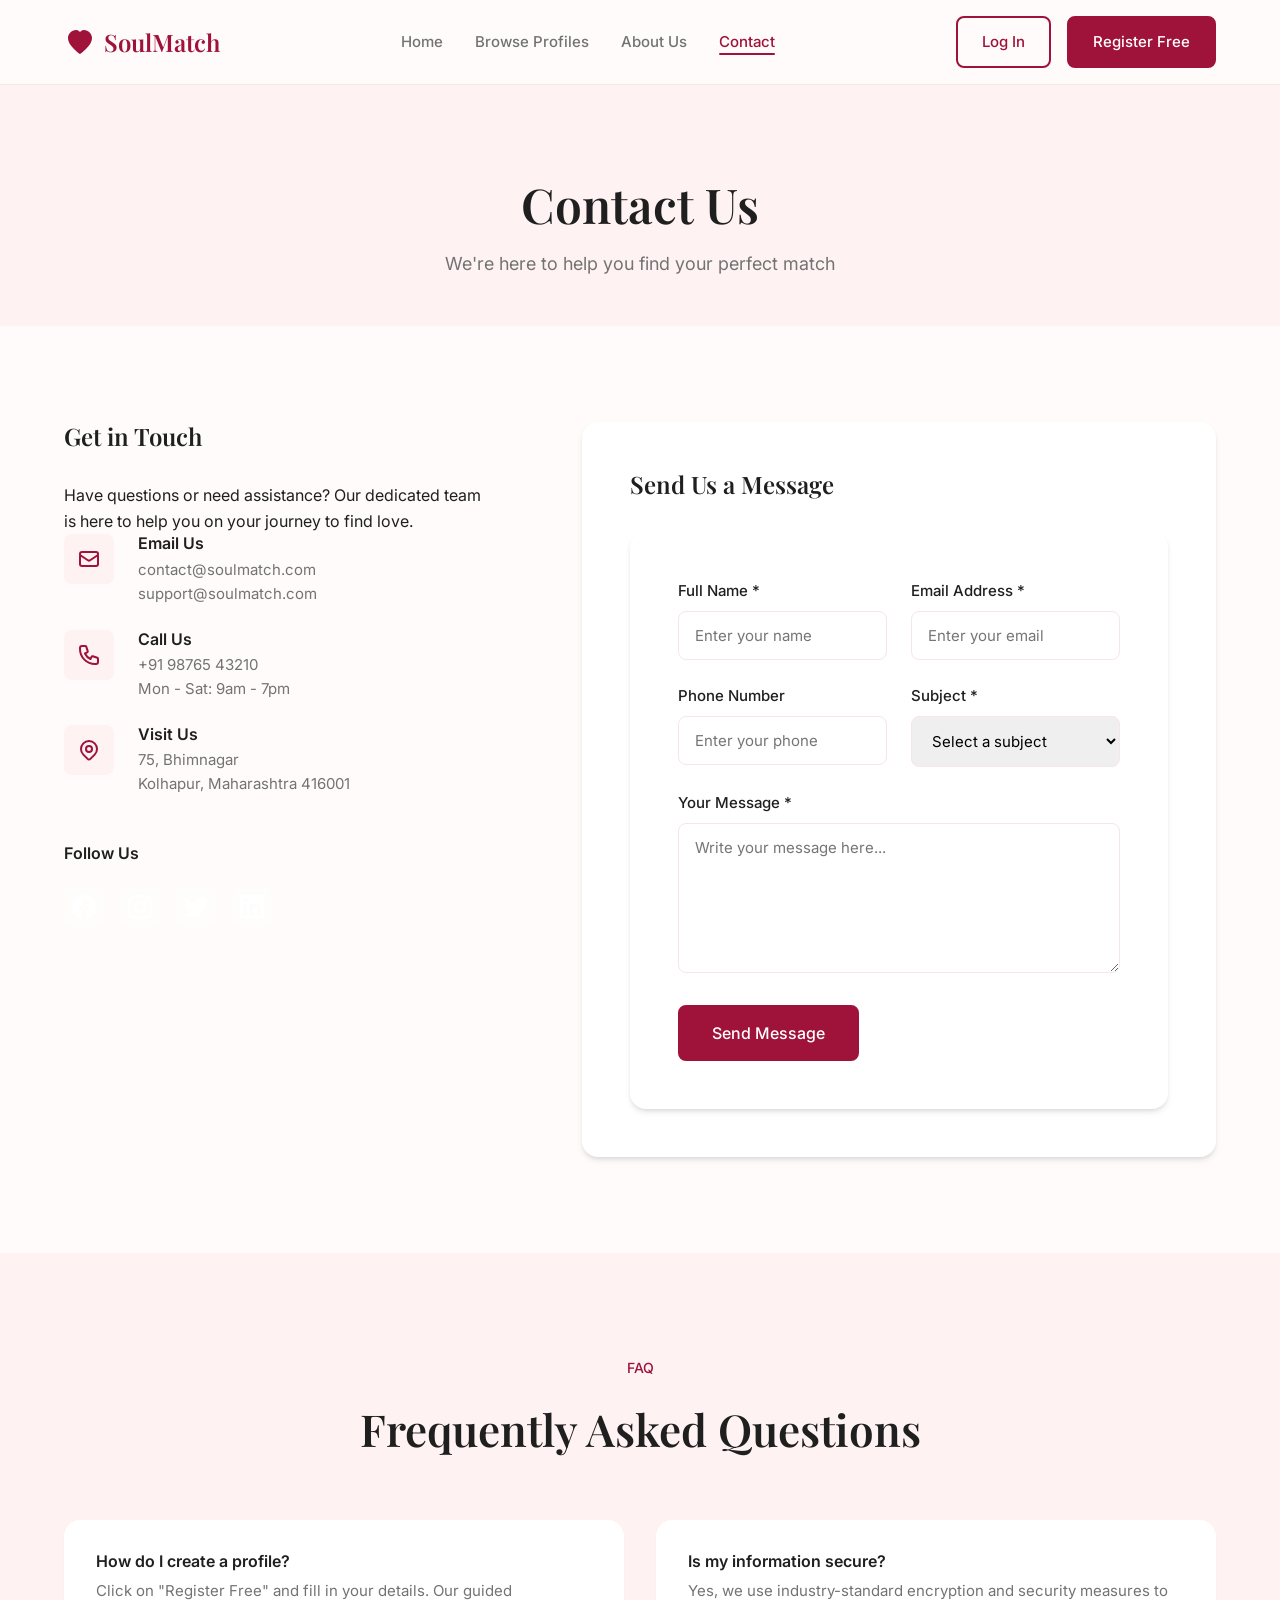
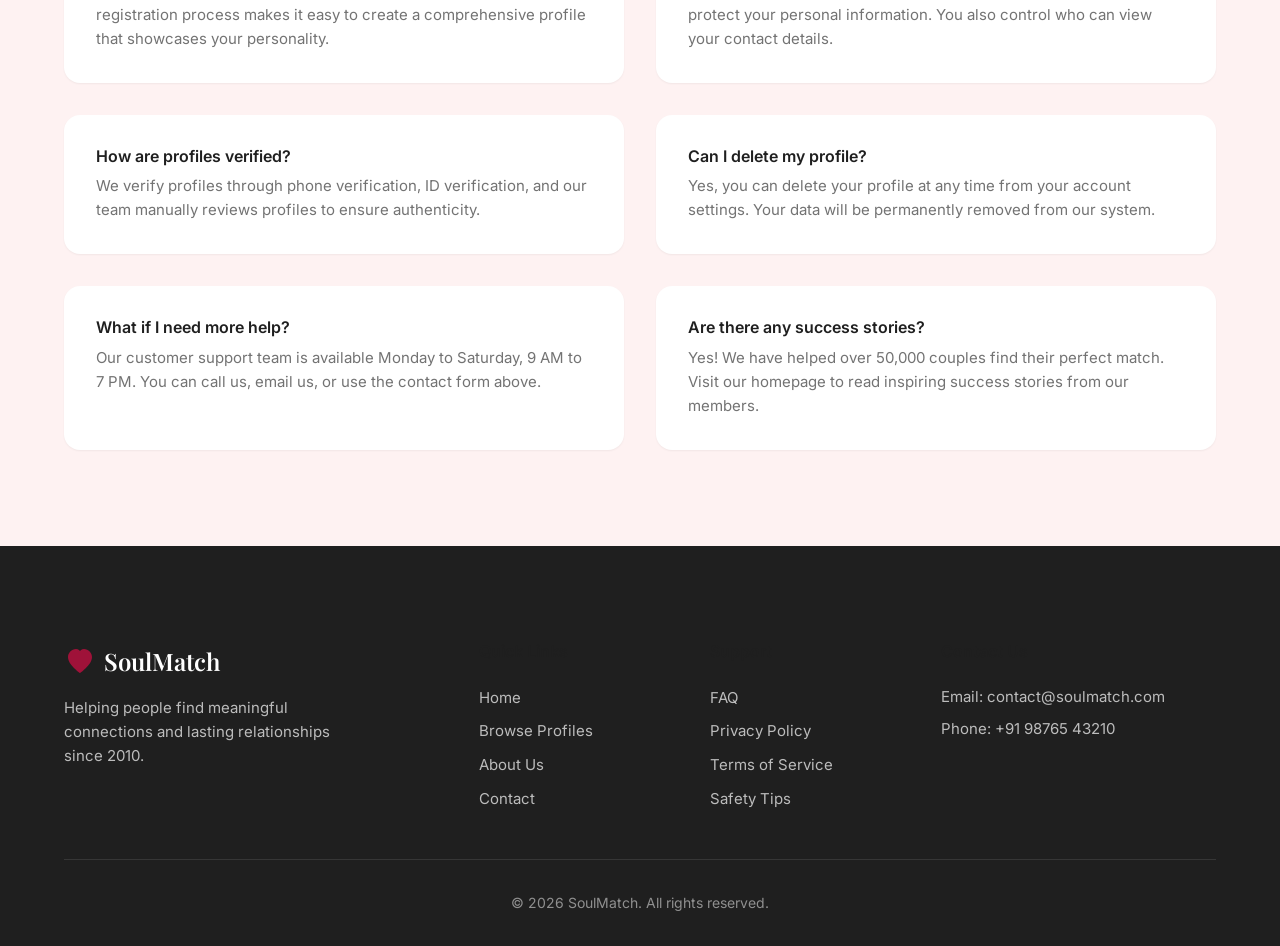
<file: pages/contact.html>
<!DOCTYPE html>
<html lang="en">
<head>
    <meta charset="UTF-8">
    <meta name="viewport" content="width=device-width, initial-scale=1.0">
    <title>Contact Us - SoulMatch</title>
    <link rel="stylesheet" href="styles.css">
    <link rel="preconnect" href="https://fonts.googleapis.com">
    <link rel="preconnect" href="https://fonts.gstatic.com" crossorigin>
    <link href="https://fonts.googleapis.com/css2?family=Playfair+Display:wght@400;500;600;700&family=Inter:wght@300;400;500;600&display=swap" rel="stylesheet">
</head>
<body>
    <!-- Navigation -->
    <header class="header">
        <nav class="nav">
            <a href="../index.html" class="logo">
                <span class="logo-icon">
                    <svg width="32" height="32" viewBox="0 0 32 32" fill="none" xmlns="http://www.w3.org/2000/svg">
                        <path d="M16 28C16 28 4 20 4 12C4 8 7.5 4 12 4C14.5 4 16 6 16 6C16 6 17.5 4 20 4C24.5 4 28 8 28 12C28 20 16 28 16 28Z" fill="currentColor"/>
                    </svg>
                </span>
                SoulMatch
            </a>
            <ul class="nav-links">
                <li><a href="../index.html">Home</a></li>
                <li><a href="profiles.html">Browse Profiles</a></li>
                <li><a href="about.html">About Us</a></li>
                <li><a href="contact.html" class="active">Contact</a></li>
            </ul>
            <div class="nav-buttons">
                <a href="login.html" class="btn btn-outline">Log In</a>
                <a href="register.html" class="btn btn-primary">Register Free</a>
            </div>
        </nav>
    </header>

    <!-- Page Header -->
    <section class="page-header">
        <div class="container">
            <h1 class="page-title">Contact Us</h1>
            <p class="page-subtitle">We're here to help you find your perfect match</p>
        </div>
    </section>

    <!-- Contact Section -->
    <section class="contact-section">
        <div class="container">
            <div class="contact-grid">
                <!-- Contact Info -->
                <div class="contact-info">
                    <h2>Get in Touch</h2>
                    <p>Have questions or need assistance? Our dedicated team is here to help you on your journey to find love.</p>
                    
                    <div class="contact-cards">
                        <div class="contact-card">
                            <div class="contact-icon">
                                <svg width="24" height="24" viewBox="0 0 24 24" fill="none" xmlns="http://www.w3.org/2000/svg">
                                    <path d="M3 8l7.89 5.26a2 2 0 002.22 0L21 8M5 19h14a2 2 0 002-2V7a2 2 0 00-2-2H5a2 2 0 00-2 2v10a2 2 0 002 2z" stroke="currentColor" stroke-width="2" stroke-linecap="round" stroke-linejoin="round"/>
                                </svg>
                            </div>
                            <div class="contact-text">
                                <h3>Email Us</h3>
                                <p>contact@soulmatch.com</p>
                                <p>support@soulmatch.com</p>
                            </div>
                        </div>

                        <div class="contact-card">
                            <div class="contact-icon">
                                <svg width="24" height="24" viewBox="0 0 24 24" fill="none" xmlns="http://www.w3.org/2000/svg">
                                    <path d="M3 5a2 2 0 012-2h3.28a1 1 0 01.948.684l1.498 4.493a1 1 0 01-.502 1.21l-2.257 1.13a11.042 11.042 0 005.516 5.516l1.13-2.257a1 1 0 011.21-.502l4.493 1.498a1 1 0 01.684.949V19a2 2 0 01-2 2h-1C9.716 21 3 14.284 3 6V5z" stroke="currentColor" stroke-width="2" stroke-linecap="round" stroke-linejoin="round"/>
                                </svg>
                            </div>
                            <div class="contact-text">
                                <h3>Call Us</h3>
                                <p>+91 98765 43210</p>
                                <p>Mon - Sat: 9am - 7pm</p>
                            </div>
                        </div>

                        <div class="contact-card">
                            <div class="contact-icon">
                                <svg width="24" height="24" viewBox="0 0 24 24" fill="none" xmlns="http://www.w3.org/2000/svg">
                                    <path d="M17.657 16.657L13.414 20.9a1.998 1.998 0 01-2.827 0l-4.244-4.243a8 8 0 1111.314 0z" stroke="currentColor" stroke-width="2" stroke-linecap="round" stroke-linejoin="round"/>
                                    <path d="M15 11a3 3 0 11-6 0 3 3 0 016 0z" stroke="currentColor" stroke-width="2" stroke-linecap="round" stroke-linejoin="round"/>
                                </svg>
                            </div>
                            <div class="contact-text">
                                <h3>Visit Us</h3>
                                <p>75, Bhimnagar</p>
                                <p>Kolhapur, Maharashtra 416001</p>
                            </div>
                        </div>
                    </div>

                    <div class="social-section">
                        <h3>Follow Us</h3>
                        <div class="social-links">
                            <a href="#" aria-label="Facebook" class="social-link">
                                <svg width="24" height="24" viewBox="0 0 24 24" fill="currentColor">
                                    <path d="M24 12.073c0-6.627-5.373-12-12-12s-12 5.373-12 12c0 5.99 4.388 10.954 10.125 11.854v-8.385H7.078v-3.47h3.047V9.43c0-3.007 1.792-4.669 4.533-4.669 1.312 0 2.686.235 2.686.235v2.953H15.83c-1.491 0-1.956.925-1.956 1.874v2.25h3.328l-.532 3.47h-2.796v8.385C19.612 23.027 24 18.062 24 12.073z"/>
                                </svg>
                            </a>
                            <a href="#" aria-label="Instagram" class="social-link">
                                <svg width="24" height="24" viewBox="0 0 24 24" fill="currentColor">
                                    <path d="M12 2.163c3.204 0 3.584.012 4.85.07 3.252.148 4.771 1.691 4.919 4.919.058 1.265.069 1.645.069 4.849 0 3.205-.012 3.584-.069 4.849-.149 3.225-1.664 4.771-4.919 4.919-1.266.058-1.644.07-4.85.07-3.204 0-3.584-.012-4.849-.07-3.26-.149-4.771-1.699-4.919-4.92-.058-1.265-.07-1.644-.07-4.849 0-3.204.013-3.583.07-4.849.149-3.227 1.664-4.771 4.919-4.919 1.266-.057 1.645-.069 4.849-.069zm0-2.163c-3.259 0-3.667.014-4.947.072-4.358.2-6.78 2.618-6.98 6.98-.059 1.281-.073 1.689-.073 4.948 0 3.259.014 3.668.072 4.948.2 4.358 2.618 6.78 6.98 6.98 1.281.058 1.689.072 4.948.072 3.259 0 3.668-.014 4.948-.072 4.354-.2 6.782-2.618 6.979-6.98.059-1.28.073-1.689.073-4.948 0-3.259-.014-3.667-.072-4.947-.196-4.354-2.617-6.78-6.979-6.98-1.281-.059-1.69-.073-4.949-.073zm0 5.838c-3.403 0-6.162 2.759-6.162 6.162s2.759 6.163 6.162 6.163 6.162-2.759 6.162-6.163c0-3.403-2.759-6.162-6.162-6.162zm0 10.162c-2.209 0-4-1.79-4-4 0-2.209 1.791-4 4-4s4 1.791 4 4c0 2.21-1.791 4-4 4zm6.406-11.845c-.796 0-1.441.645-1.441 1.44s.645 1.44 1.441 1.44c.795 0 1.439-.645 1.439-1.44s-.644-1.44-1.439-1.44z"/>
                                </svg>
                            </a>
                            <a href="#" aria-label="Twitter" class="social-link">
                                <svg width="24" height="24" viewBox="0 0 24 24" fill="currentColor">
                                    <path d="M23.953 4.57a10 10 0 01-2.825.775 4.958 4.958 0 002.163-2.723c-.951.555-2.005.959-3.127 1.184a4.92 4.92 0 00-8.384 4.482C7.69 8.095 4.067 6.13 1.64 3.162a4.822 4.822 0 00-.666 2.475c0 1.71.87 3.213 2.188 4.096a4.904 4.904 0 01-2.228-.616v.06a4.923 4.923 0 003.946 4.827 4.996 4.996 0 01-2.212.085 4.936 4.936 0 004.604 3.417 9.867 9.867 0 01-6.102 2.105c-.39 0-.779-.023-1.17-.067a13.995 13.995 0 007.557 2.209c9.053 0 13.998-7.496 13.998-13.985 0-.21 0-.42-.015-.63A9.935 9.935 0 0024 4.59z"/>
                                </svg>
                            </a>
                            <a href="#" aria-label="LinkedIn" class="social-link">
                                <svg width="24" height="24" viewBox="0 0 24 24" fill="currentColor">
                                    <path d="M20.447 20.452h-3.554v-5.569c0-1.328-.027-3.037-1.852-3.037-1.853 0-2.136 1.445-2.136 2.939v5.667H9.351V9h3.414v1.561h.046c.477-.9 1.637-1.85 3.37-1.85 3.601 0 4.267 2.37 4.267 5.455v6.286zM5.337 7.433c-1.144 0-2.063-.926-2.063-2.065 0-1.138.92-2.063 2.063-2.063 1.14 0 2.064.925 2.064 2.063 0 1.139-.925 2.065-2.064 2.065zm1.782 13.019H3.555V9h3.564v11.452zM22.225 0H1.771C.792 0 0 .774 0 1.729v20.542C0 23.227.792 24 1.771 24h20.451C23.2 24 24 23.227 24 22.271V1.729C24 .774 23.2 0 22.222 0h.003z"/>
                                </svg>
                            </a>
                        </div>
                    </div>
                </div>

                <!-- Contact Form -->
                <div class="contact-form-wrapper">
                    <h2>Send Us a Message</h2>
                    <form class="contact-form" action="#" method="post">
                        <div class="form-row">
                            <div class="form-group">
                                <label for="name">Full Name *</label>
                                <input type="text" id="name" name="name" required placeholder="Enter your name">
                            </div>
                            <div class="form-group">
                                <label for="email">Email Address *</label>
                                <input type="email" id="email" name="email" required placeholder="Enter your email">
                            </div>
                        </div>
                        <div class="form-row">
                            <div class="form-group">
                                <label for="phone">Phone Number</label>
                                <input type="tel" id="phone" name="phone" placeholder="Enter your phone">
                            </div>
                            <div class="form-group">
                                <label for="subject">Subject *</label>
                                <select id="subject" name="subject" required>
                                    <option value="">Select a subject</option>
                                    <option value="general">General Inquiry</option>
                                    <option value="support">Account Support</option>
                                    <option value="profile">Profile Help</option>
                                    <option value="payment">Payment Issues</option>
                                    <option value="feedback">Feedback</option>
                                    <option value="other">Other</option>
                                </select>
                            </div>
                        </div>
                        <div class="form-group">
                            <label for="message">Your Message *</label>
                            <textarea id="message" name="message" rows="6" required placeholder="Write your message here..."></textarea>
                        </div>
                        <button type="submit" class="btn btn-primary btn-lg">Send Message</button>
                    </form>
                </div>
            </div>
        </div>
    </section>

    <!-- FAQ Section -->
    <section class="faq-section">
        <div class="container">
            <div class="section-header">
                <span class="section-badge">FAQ</span>
                <h2 class="section-title">Frequently Asked Questions</h2>
            </div>
            <div class="faq-grid">
                <div class="faq-item">
                    <h3>How do I create a profile?</h3>
                    <p>Click on "Register Free" and fill in your details. Our guided registration process makes it easy to create a comprehensive profile that showcases your personality.</p>
                </div>
                <div class="faq-item">
                    <h3>Is my information secure?</h3>
                    <p>Yes, we use industry-standard encryption and security measures to protect your personal information. You also control who can view your contact details.</p>
                </div>
                <div class="faq-item">
                    <h3>How are profiles verified?</h3>
                    <p>We verify profiles through phone verification, ID verification, and our team manually reviews profiles to ensure authenticity.</p>
                </div>
                <div class="faq-item">
                    <h3>Can I delete my profile?</h3>
                    <p>Yes, you can delete your profile at any time from your account settings. Your data will be permanently removed from our system.</p>
                </div>
                <div class="faq-item">
                    <h3>What if I need more help?</h3>
                    <p>Our customer support team is available Monday to Saturday, 9 AM to 7 PM. You can call us, email us, or use the contact form above.</p>
                </div>
                <div class="faq-item">
                    <h3>Are there any success stories?</h3>
                    <p>Yes! We have helped over 50,000 couples find their perfect match. Visit our homepage to read inspiring success stories from our members.</p>
                </div>
            </div>
        </div>
    </section>

    <!-- Footer -->
    <footer class="footer">
        <div class="container">
            <div class="footer-grid">
                <div class="footer-brand">
                    <a href="../index.html" class="logo">
                        <span class="logo-icon">
                            <svg width="32" height="32" viewBox="0 0 32 32" fill="none" xmlns="http://www.w3.org/2000/svg">
                                <path d="M16 28C16 28 4 20 4 12C4 8 7.5 4 12 4C14.5 4 16 6 16 6C16 6 17.5 4 20 4C24.5 4 28 8 28 12C28 20 16 28 16 28Z" fill="currentColor"/>
                            </svg>
                        </span>
                        SoulMatch
                    </a>
                    <p class="footer-description">Helping people find meaningful connections and lasting relationships since 2010.</p>
                </div>
                <div class="footer-links">
                    <h4>Quick Links</h4>
                    <ul>
                        <li><a href="../index.html">Home</a></li>
                        <li><a href="profiles.html">Browse Profiles</a></li>
                        <li><a href="about.html">About Us</a></li>
                        <li><a href="contact.html">Contact</a></li>
                    </ul>
                </div>
                <div class="footer-links">
                    <h4>Support</h4>
                    <ul>
                        <li><a href="#">FAQ</a></li>
                        <li><a href="#">Privacy Policy</a></li>
                        <li><a href="#">Terms of Service</a></li>
                        <li><a href="#">Safety Tips</a></li>
                    </ul>
                </div>
                <div class="footer-contact">
                    <h4>Contact Us</h4>
                    <p>Email: contact@soulmatch.com</p>
                    <p>Phone: +91 98765 43210</p>
                </div>
            </div>
            <div class="footer-bottom">
                <p>&copy; 2026 SoulMatch. All rights reserved.</p>
            </div>
        </div>
    </footer>
</body>
</html>
</file>
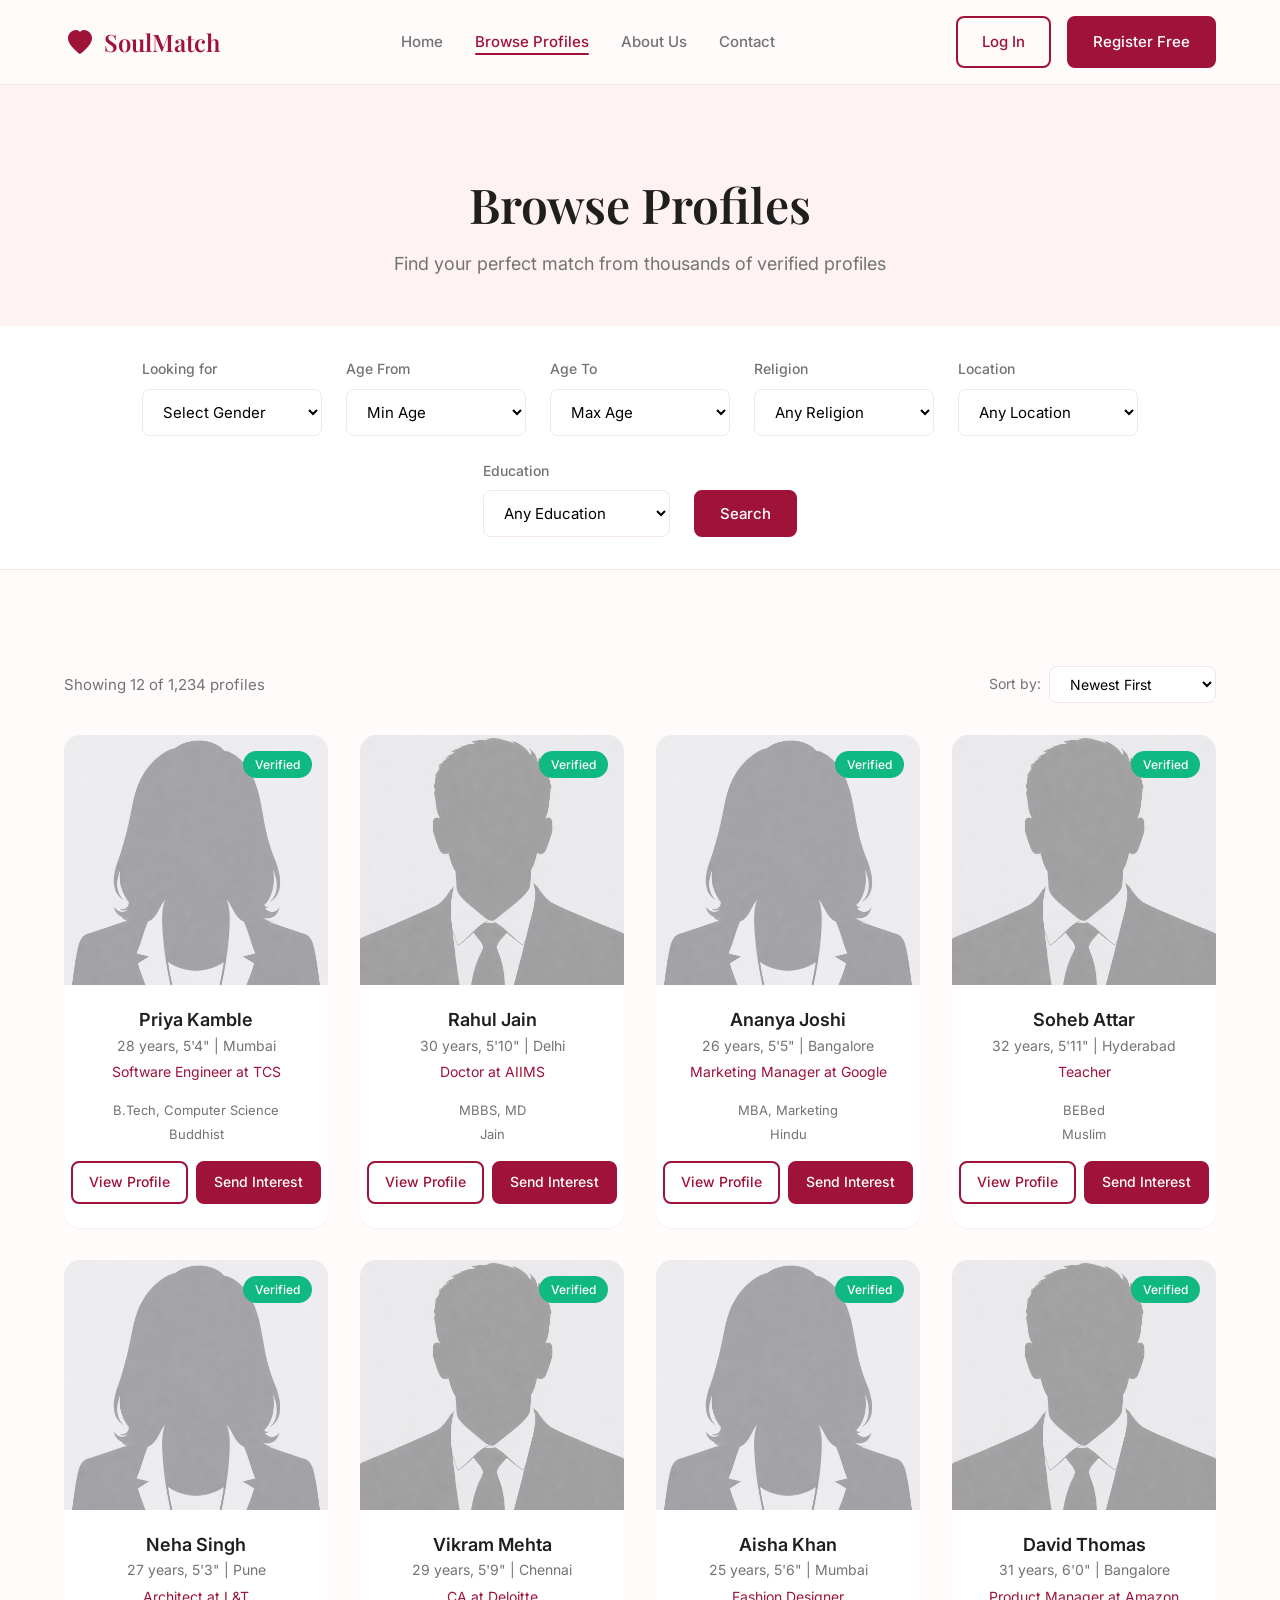
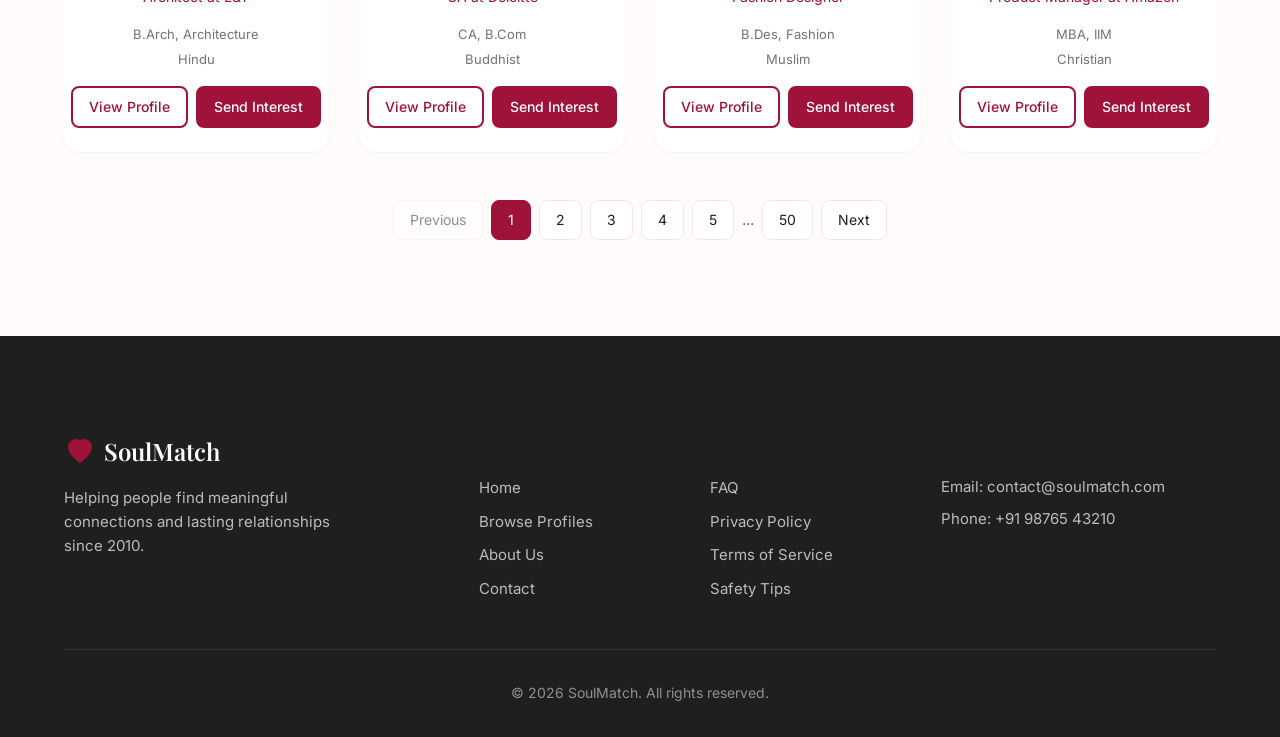
<file: pages/profiles.html>
<!DOCTYPE html>
<html lang="en">
<head>
    <meta charset="UTF-8">
    <meta name="viewport" content="width=device-width, initial-scale=1.0">
    <title>Browse Profiles - SoulMatch</title>
    <link rel="stylesheet" href="styles.css">
    <link rel="preconnect" href="https://fonts.googleapis.com">
    <link rel="preconnect" href="https://fonts.gstatic.com" crossorigin>
    <link href="https://fonts.googleapis.com/css2?family=Playfair+Display:wght@400;500;600;700&family=Inter:wght@300;400;500;600&display=swap" rel="stylesheet">
</head>
<body>
    <!-- Navigation -->
    <header class="header">
        <nav class="nav">
            <a href="../index.html" class="logo">
                <span class="logo-icon">
                    <svg width="32" height="32" viewBox="0 0 32 32" fill="none" xmlns="http://www.w3.org/2000/svg">
                        <path d="M16 28C16 28 4 20 4 12C4 8 7.5 4 12 4C14.5 4 16 6 16 6C16 6 17.5 4 20 4C24.5 4 28 8 28 12C28 20 16 28 16 28Z" fill="currentColor"/>
                    </svg>
                </span>
                SoulMatch
            </a>
            <ul class="nav-links">
                <li><a href="../index.html">Home</a></li>
                <li><a href="profiles.html" class="active">Browse Profiles</a></li>
                <li><a href="about.html">About Us</a></li>
                <li><a href="contact.html">Contact</a></li>
            </ul>
            <div class="nav-buttons">
                <a href="login.html" class="btn btn-outline">Log In</a>
                <a href="register.html" class="btn btn-primary">Register Free</a>
            </div>
        </nav>
    </header>

    <!-- Page Header -->
    <section class="page-header">
        <div class="container">
            <h1 class="page-title">Browse Profiles</h1>
            <p class="page-subtitle">Find your perfect match from thousands of verified profiles</p>
        </div>
    </section>

    <!-- Search Filters -->
    <section class="search-filters">
        <div class="container">
            <form class="filter-form">
                <div class="filter-group">
                    <label for="gender">Looking for</label>
                    <select id="gender" name="gender">
                        <option value="">Select Gender</option>
                        <option value="male">Groom</option>
                        <option value="female">Bride</option>
                    </select>
                </div>
                <div class="filter-group">
                    <label for="age-from">Age From</label>
                    <select id="age-from" name="age-from">
                        <option value="">Min Age</option>
                        <option value="21">21</option>
                        <option value="22">22</option>
                        <option value="23">23</option>
                        <option value="24">24</option>
                        <option value="25">25</option>
                        <option value="26">26</option>
                        <option value="27">27</option>
                        <option value="28">28</option>
                        <option value="29">29</option>
                        <option value="30">30</option>
                        <option value="30">31</option>
                        <option value="30">32</option>
                        <option value="30">33</option>
                        <option value="35">34</option>
                        <option value="30">35</option>
                        <option value="30">36</option>
                        <option value="30">37</option>
                        <option value="30">38</option>
                        <option value="30">39</option>
                        <option value="40">40</option>
                    </select>
                </div>
                <div class="filter-group">
                    <label for="age-to">Age To</label>
                    <select id="age-to" name="age-to">
                        <option value="">Max Age</option>
                        <option value="25">25</option>
                        <option value="28">28</option>
                        <option value="30">30</option>
                        <option value="32">32</option>
                        <option value="35">35</option>
                        <option value="40">40</option>
                        <option value="45">45</option>
                        <option value="50">50</option>
                    </select>
                </div>
                <div class="filter-group">
                    <label for="religion">Religion</label>
                    <select id="religion" name="religion">
                        <option value="">Any Religion</option>
                        <option value="hindu">Hindu</option>
                        <option value="muslim">Muslim</option>
                        <option value="christian">Christian</option>
                        <option value="sikh">Sikh</option>
                        <option value="buddhist">Buddhist</option>
                        <option value="jain">Jain</option>
                        <option value="other">Other</option>
                    </select>
                </div>
                <div class="filter-group">
                    <label for="location">Location</label>
                    <select id="location" name="location">
                        <option value="">Any Location</option>
                        <option value="kolhapur">Kolhapur</option>
                        <option value="mumbai">Pune</option>
                        <option value="mumbai">Mumbai</option>
                        <option value="delhi">Delhi</option>
                        <option value="bangalore">Bangalore</option>
                        <option value="chennai">Chennai</option>
                        <option value="hyderabad">Hyderabad</option>
                        <option value="kolkata">Kolkata</option>
                        
                    </select>
                </div>
                <div class="filter-group">
                    <label for="education">Education</label>
                    <select id="education" name="education">
                        <option value="">Any Education</option>
                        <option value="bachelor">Bachelor's Degree</option>
                        <option value="master">Master's Degree</option>
                        <option value="phd">PhD</option>
                        <option value="mbbs">MBBS</option>
                        <option value="diploma">Diploma</option>
                        <option value="iti">ITI</option>
                        <option value="other">Other</option>
                    </select>
                </div>
                <button type="submit" class="btn btn-primary">Search</button>
            </form>
        </div>
    </section>

    <!-- Profiles Grid -->
    <section class="profiles-section">
        <div class="container">
            <div class="profiles-header">
                <p class="results-count">Showing 12 of 1,234 profiles</p>
                <div class="sort-options">
                    <label for="sort">Sort by:</label>
                    <select id="sort" name="sort">
                        <option value="newest">Newest First</option>
                        <option value="relevance">Most Relevant</option>
                        <option value="age-asc">Age: Low to High</option>
                        <option value="age-desc">Age: High to Low</option>
                    </select>
                </div>
            </div>

            <div class="profiles-grid">
                <div class="profile-card">
                    <div class="profile-image">
                        <img src="image/women_profile.png" alt="Profile photo">
                        <span class="profile-badge verified">Verified</span>
                    </div>
                    <div class="profile-info">
                        <h3 class="profile-name">Priya Kamble</h3>
                        <p class="profile-details">28 years, 5'4" | Mumbai</p>
                        <p class="profile-profession">Software Engineer at TCS</p>
                        <p class="profile-education">B.Tech, Computer Science</p>
                        <p class="profile-religion">Buddhist</p>
                        <div class="profile-actions">
                            <a href="#" class="btn btn-sm btn-outline">View Profile</a>
                            <a href="#" class="btn btn-sm btn-primary">Send Interest</a>
                        </div>
                    </div>
                </div>

                <div class="profile-card">
                    <div class="profile-image">
                        <img src="image/man_profile.png" alt="Profile photo">
                        <span class="profile-badge verified">Verified</span>
                    </div>
                    <div class="profile-info">
                        <h3 class="profile-name">Rahul Jain</h3>
                        <p class="profile-details">30 years, 5'10" | Delhi</p>
                        <p class="profile-profession">Doctor at AIIMS</p>
                        <p class="profile-education">MBBS, MD</p>
                        <p class="profile-religion">Jain</p>
                        <div class="profile-actions">
                            <a href="#" class="btn btn-sm btn-outline">View Profile</a>
                            <a href="#" class="btn btn-sm btn-primary">Send Interest</a>
                        </div>
                    </div>
                </div>

                <div class="profile-card">
                    <div class="profile-image">
                        <img src="image/women_profile.png" alt="Profile photo">
                        <span class="profile-badge verified">Verified</span>
                    </div>
                    <div class="profile-info">
                        <h3 class="profile-name">Ananya Joshi</h3>
                        <p class="profile-details">26 years, 5'5" | Bangalore</p>
                        <p class="profile-profession">Marketing Manager at Google</p>
                        <p class="profile-education">MBA, Marketing</p>
                        <p class="profile-religion">Hindu</p>
                        <div class="profile-actions">
                            <a href="#" class="btn btn-sm btn-outline">View Profile</a>
                            <a href="#" class="btn btn-sm btn-primary">Send Interest</a>
                        </div>
                    </div>
                </div>

                <div class="profile-card">
                    <div class="profile-image">
                        <img src="image/man_profile.png" alt="Profile photo">
                        <span class="profile-badge verified">Verified</span>
                    </div>
                    <div class="profile-info">
                        <h3 class="profile-name">Soheb Attar</h3>
                        <p class="profile-details">32 years, 5'11" | Hyderabad</p>
                        <p class="profile-profession">Teacher</p>
                        <p class="profile-education">BEBed</p>
                        <p class="profile-religion">Muslim </p>
                        <div class="profile-actions">
                            <a href="#" class="btn btn-sm btn-outline">View Profile</a>
                            <a href="#" class="btn btn-sm btn-primary">Send Interest</a>
                        </div>
                    </div>
                </div>

                <div class="profile-card">
                    <div class="profile-image">
                        <img src="image/women_profile.png" alt="Profile photo">
                        <span class="profile-badge verified">Verified</span>
                    </div>
                    <div class="profile-info">
                        <h3 class="profile-name">Neha Singh</h3>
                        <p class="profile-details">27 years, 5'3" | Pune</p>
                        <p class="profile-profession">Architect at L&T</p>
                        <p class="profile-education">B.Arch, Architecture</p>
                        <p class="profile-religion">Hindu</p>
                        <div class="profile-actions">
                            <a href="#" class="btn btn-sm btn-outline">View Profile</a>
                            <a href="#" class="btn btn-sm btn-primary">Send Interest</a>
                        </div>
                    </div>
                </div>

                <div class="profile-card">
                    <div class="profile-image">
                        <img src="image/man_profile.png" alt="Profile photo">
                        <span class="profile-badge verified">Verified</span>
                    </div>
                    <div class="profile-info">
                        <h3 class="profile-name">Vikram Mehta</h3>
                        <p class="profile-details">29 years, 5'9" | Chennai</p>
                        <p class="profile-profession">CA at Deloitte</p>
                        <p class="profile-education">CA, B.Com</p>
                        <p class="profile-religion">Buddhist</p>
                        <div class="profile-actions">
                            <a href="#" class="btn btn-sm btn-outline">View Profile</a>
                            <a href="#" class="btn btn-sm btn-primary">Send Interest</a>
                        </div>
                    </div>
                </div>

                <div class="profile-card">
                    <div class="profile-image">
                        <img src="image/women_profile.png" alt="Profile photo">
                        <span class="profile-badge verified">Verified</span>
                    </div>
                    <div class="profile-info">
                        <h3 class="profile-name">Aisha Khan</h3>
                        <p class="profile-details">25 years, 5'6" | Mumbai</p>
                        <p class="profile-profession">Fashion Designer</p>
                        <p class="profile-education">B.Des, Fashion</p>
                        <p class="profile-religion">Muslim</p>
                        <div class="profile-actions">
                            <a href="#" class="btn btn-sm btn-outline">View Profile</a>
                            <a href="#" class="btn btn-sm btn-primary">Send Interest</a>
                        </div>
                    </div>
                </div>

                <div class="profile-card">
                    <div class="profile-image">
                        <img src="image/man_profile.png" alt="Profile photo">
                        <span class="profile-badge verified">Verified</span>
                    </div>
                    <div class="profile-info">
                        <h3 class="profile-name">David Thomas</h3>
                        <p class="profile-details">31 years, 6'0" | Bangalore</p>
                        <p class="profile-profession">Product Manager at Amazon</p>
                        <p class="profile-education">MBA, IIM</p>
                        <p class="profile-religion">Christian</p>
                        <div class="profile-actions">
                            <a href="#" class="btn btn-sm btn-outline">View Profile</a>
                            <a href="#" class="btn btn-sm btn-primary">Send Interest</a>
                        </div>
                    </div>
                </div>
            </div>

           

           


            <!-- Pagination -->
            <div class="pagination">
                <a href="#" class="page-link disabled">Previous</a>
                <a href="#" class="page-link active">1</a>
                <a href="#" class="page-link">2</a>
                <a href="#" class="page-link">3</a>
                <a href="#" class="page-link">4</a>
                <a href="#" class="page-link">5</a>
                <span class="page-dots">...</span>
                <a href="#" class="page-link">50</a>
                <a href="#" class="page-link">Next</a>
            </div>
        </div>
    </section>

    <!-- Footer -->
    <footer class="footer">
        <div class="container">
            <div class="footer-grid">
                <div class="footer-brand">
                    <a href="../index.html" class="logo">
                        <span class="logo-icon">
                            <svg width="32" height="32" viewBox="0 0 32 32" fill="none" xmlns="http://www.w3.org/2000/svg">
                                <path d="M16 28C16 28 4 20 4 12C4 8 7.5 4 12 4C14.5 4 16 6 16 6C16 6 17.5 4 20 4C24.5 4 28 8 28 12C28 20 16 28 16 28Z" fill="currentColor"/>
                            </svg>
                        </span>
                        SoulMatch
                    </a>
                    <p class="footer-description">Helping people find meaningful connections and lasting relationships since 2010.</p>
                </div>
                <div class="footer-links">
                    <h4>Quick Links</h4>
                    <ul>
                        <li><a href="../index.html">Home</a></li>
                        <li><a href="profiles.html">Browse Profiles</a></li>
                        <li><a href="about.html">About Us</a></li>
                        <li><a href="contact.html">Contact</a></li>
                    </ul>
                </div>
                <div class="footer-links">
                    <h4>Support</h4>
                    <ul>
                        <li><a href="#">FAQ</a></li>
                        <li><a href="#">Privacy Policy</a></li>
                        <li><a href="#">Terms of Service</a></li>
                        <li><a href="#">Safety Tips</a></li>
                    </ul>
                </div>
                <div class="footer-contact">
                    <h4>Contact Us</h4>
                    <p>Email: contact@soulmatch.com</p>
                    <p>Phone: +91 98765 43210</p>
                </div>
            </div>
            <div class="footer-bottom">
                <p>&copy; 2026 SoulMatch. All rights reserved.</p>
            </div>
        </div>
    </footer>
</body>
</html>
</file>
<file: pages/styles.css>
/* CSS Reset and Base Styles */
*,
*::before,
*::after {
    margin: 0;
    padding: 0;
    box-sizing: border-box;
}

:root {
    /* Color Palette - Warm, Romantic, Trustworthy */
    --primary: #9f1239;
    --primary-light: #be123c;
    --primary-dark: #881337;
    --secondary: #fef2f2;
    --accent: #fda4af;
    --background: #fffbfb;
    --foreground: #1f1f1f;
    --muted: #737373;
    --card: #ffffff;
    --border: #f5e6e8;
    
    /* Typography */
    --font-display: 'Playfair Display', Georgia, serif;
    --font-body: 'Inter', -apple-system, BlinkMacSystemFont, sans-serif;
    
    /* Spacing */
    --spacing-xs: 0.5rem;
    --spacing-sm: 1rem;
    --spacing-md: 1.5rem;
    --spacing-lg: 2rem;
    --spacing-xl: 3rem;
    --spacing-2xl: 4rem;
    --spacing-3xl: 6rem;
    
    /* Border Radius */
    --radius-sm: 0.375rem;
    --radius-md: 0.5rem;
    --radius-lg: 1rem;
    --radius-xl: 1.5rem;
    --radius-full: 9999px;
    
    /* Shadows */
    --shadow-sm: 0 1px 2px 0 rgba(0, 0, 0, 0.05);
    --shadow-md: 0 4px 6px -1px rgba(0, 0, 0, 0.1), 0 2px 4px -2px rgba(0, 0, 0, 0.1);
    --shadow-lg: 0 10px 15px -3px rgba(0, 0, 0, 0.1), 0 4px 6px -4px rgba(0, 0, 0, 0.1);
    --shadow-xl: 0 20px 25px -5px rgba(0, 0, 0, 0.1), 0 8px 10px -6px rgba(0, 0, 0, 0.1);
    
    /* Transitions */
    --transition-fast: 150ms ease;
    --transition-base: 250ms ease;
    --transition-slow: 350ms ease;
}

html {
    scroll-behavior: smooth;
}

body {
    font-family: var(--font-body);
    font-size: 16px;
    line-height: 1.6;
    color: var(--foreground);
    background-color: var(--background);
}

h1, h2, h3, h4, h5, h6 {
    font-family: var(--font-display);
    font-weight: 600;
    line-height: 1.2;
    color: var(--foreground);
}

a {
    text-decoration: none;
    color: inherit;
    transition: color var(--transition-fast);
}

img {
    max-width: 100%;
    height: auto;
    display: block;
}

ul {
    list-style: none;
}

/* Container */
.container {
    max-width: 1200px;
    margin: 0 auto;
    padding: 0 var(--spacing-md);
}

/* Buttons */
.btn {
    display: inline-flex;
    align-items: center;
    justify-content: center;
    gap: var(--spacing-xs);
    padding: 0.75rem 1.5rem;
    font-family: var(--font-body);
    font-size: 0.9375rem;
    font-weight: 500;
    border-radius: var(--radius-md);
    border: 2px solid transparent;
    cursor: pointer;
    transition: all var(--transition-fast);
    white-space: nowrap;
}

.btn-primary {
    background-color: var(--primary);
    color: white;
    border-color: var(--primary);
}

.btn-primary:hover {
    background-color: var(--primary-dark);
    border-color: var(--primary-dark);
}

.btn-outline {
    background-color: transparent;
    color: var(--primary);
    border-color: var(--primary);
}

.btn-outline:hover {
    background-color: var(--primary);
    color: white;
}

.btn-sm {
    padding: 0.5rem 1rem;
    font-size: 0.875rem;
}

.btn-lg {
    padding: 1rem 2rem;
    font-size: 1rem;
}

/* Text Utilities */
.text-center {
    text-align: center;
}

/* ===== HEADER & NAVIGATION ===== */
.header {
    position: fixed;
    top: 0;
    left: 0;
    right: 0;
    background-color: rgba(255, 251, 251, 0.95);
    backdrop-filter: blur(10px);
    z-index: 1000;
    border-bottom: 1px solid var(--border);
}

.nav {
    display: flex;
    align-items: center;
    justify-content: space-between;
    max-width: 1200px;
    margin: 0 auto;
    padding: var(--spacing-sm) var(--spacing-md);
}

.logo {
    display: flex;
    align-items: center;
    gap: var(--spacing-xs);
    font-family: var(--font-display);
    font-size: 1.5rem;
    font-weight: 600;
    color: var(--primary);
}

.logo-icon {
    display: flex;
    color: var(--primary);
}

.nav-links {
    display: flex;
    align-items: center;
    gap: var(--spacing-lg);
}

.nav-links a {
    font-size: 0.9375rem;
    font-weight: 500;
    color: var(--muted);
    position: relative;
}

.nav-links a:hover,
.nav-links a.active {
    color: var(--primary);
}

.nav-links a.active::after {
    content: '';
    position: absolute;
    bottom: -4px;
    left: 0;
    right: 0;
    height: 2px;
    background-color: var(--primary);
    border-radius: var(--radius-full);
}

.nav-buttons {
    display: flex;
    align-items: center;
    gap: var(--spacing-sm);
}

.mobile-menu-btn {
    display: none;
    flex-direction: column;
    gap: 5px;
    padding: 8px;
    background: none;
    border: none;
    cursor: pointer;
}

.mobile-menu-btn span {
    display: block;
    width: 24px;
    height: 2px;
    background-color: var(--foreground);
    border-radius: var(--radius-full);
    transition: all var(--transition-fast);
}

/* ===== HERO SECTION ===== */
.hero {
    display: flex;
    align-items: center;
    gap: var(--spacing-3xl);
    min-height: 100vh;
    padding: calc(80px + var(--spacing-3xl)) var(--spacing-md) var(--spacing-3xl);
    max-width: 1200px;
    margin: 0 auto;
}

.hero-content {
    flex: 1;
}

.hero-badge {
    display: inline-block;
    padding: 0.5rem 1rem;
    background-color: var(--secondary);
    color: var(--primary);
    font-size: 0.875rem;
    font-weight: 500;
    border-radius: var(--radius-full);
    margin-bottom: var(--spacing-md);
}

.hero-title {
    font-size: clamp(2.5rem, 5vw, 4rem);
    font-weight: 700;
    line-height: 1.1;
    margin-bottom: var(--spacing-md);
}

.hero-title em {
    font-style: italic;
    color: var(--primary);
}

.hero-subtitle {
    font-size: 1.125rem;
    color: var(--muted);
    max-width: 500px;
    margin-bottom: var(--spacing-lg);
    line-height: 1.7;
}

.hero-buttons {
    display: flex;
    gap: var(--spacing-sm);
    flex-wrap: wrap;
    margin-bottom: var(--spacing-xl);
}

.hero-stats {
    display: flex;
    gap: var(--spacing-xl);
}

.stat {
    display: flex;
    flex-direction: column;
}

.stat-number {
    font-family: var(--font-display);
    font-size: 1.75rem;
    font-weight: 700;
    color: var(--primary);
}

.stat-label {
    font-size: 0.875rem;
    color: var(--muted);
}

.hero-image {
    flex: 0 0 400px;
}

.hero-image-wrapper {
    position: relative;
}

.hero-image-wrapper img {
    width: 100%;
    height: 500px;
    object-fit: cover;
    border-radius: var(--radius-xl);
    box-shadow: var(--shadow-xl);
}

.hero-image-badge {
    position: absolute;
    bottom: -20px;
    left: -20px;
    display: flex;
    align-items: center;
    gap: var(--spacing-xs);
    padding: var(--spacing-sm) var(--spacing-md);
    background-color: white;
    border-radius: var(--radius-lg);
    box-shadow: var(--shadow-lg);
    font-weight: 500;
}

.badge-icon {
    display: flex;
    color: var(--primary);
}

/* ===== SECTION STYLES ===== */
.section-header {
    text-align: center;
    margin-bottom: var(--spacing-2xl);
}

.section-badge {
    display: inline-block;
    padding: 0.5rem 1rem;
    background-color: var(--secondary);
    color: var(--primary);
    font-size: 0.875rem;
    font-weight: 500;
    border-radius: var(--radius-full);
    margin-bottom: var(--spacing-sm);
}

.section-title {
    font-size: clamp(2rem, 4vw, 2.75rem);
    margin-bottom: var(--spacing-sm);
}

.section-subtitle {
    font-size: 1.125rem;
    color: var(--muted);
    max-width: 600px;
    margin: 0 auto;
}

/* ===== FEATURES SECTION ===== */
.features {
    padding: var(--spacing-3xl) var(--spacing-md);
    background-color: var(--secondary);
}

.features-grid {
    display: grid;
    grid-template-columns: repeat(4, 1fr);
    gap: var(--spacing-lg);
}

.feature-card {
    background-color: white;
    padding: var(--spacing-lg);
    border-radius: var(--radius-lg);
    box-shadow: var(--shadow-sm);
    transition: all var(--transition-base);
}

.feature-card:hover {
    transform: translateY(-5px);
    box-shadow: var(--shadow-lg);
}

.feature-icon {
    display: flex;
    align-items: center;
    justify-content: center;
    width: 60px;
    height: 60px;
    background-color: var(--secondary);
    color: var(--primary);
    border-radius: var(--radius-md);
    margin-bottom: var(--spacing-md);
}

.feature-title {
    font-size: 1.125rem;
    font-family: var(--font-body);
    font-weight: 600;
    margin-bottom: var(--spacing-xs);
}

.feature-description {
    font-size: 0.9375rem;
    color: var(--muted);
    line-height: 1.6;
}

/* ===== HOW IT WORKS SECTION ===== */
.how-it-works {
    padding: var(--spacing-3xl) var(--spacing-md);
}

.steps-grid {
    display: grid;
    grid-template-columns: repeat(4, 1fr);
    gap: var(--spacing-lg);
}

.step-card {
    text-align: center;
    padding: var(--spacing-lg);
}

.step-number {
    display: flex;
    align-items: center;
    justify-content: center;
    width: 60px;
    height: 60px;
    margin: 0 auto var(--spacing-md);
    background-color: var(--primary);
    color: white;
    font-family: var(--font-display);
    font-size: 1.5rem;
    font-weight: 700;
    border-radius: var(--radius-full);
}

.step-title {
    font-size: 1.125rem;
    font-family: var(--font-body);
    font-weight: 600;
    margin-bottom: var(--spacing-xs);
}

.step-description {
    font-size: 0.9375rem;
    color: var(--muted);
    line-height: 1.6;
}

/* ===== FEATURED PROFILES SECTION ===== */
.featured-profiles {
    padding: var(--spacing-3xl) var(--spacing-md);
    background-color: var(--secondary);
}

.profiles-grid {
    display: grid;
    grid-template-columns: repeat(4, 1fr);
    gap: var(--spacing-lg);
    margin-bottom: var(--spacing-xl);
}

.profile-card {
    background-color: white;
    border-radius: var(--radius-lg);
    overflow: hidden;
    box-shadow: var(--shadow-sm);
    transition: all var(--transition-base);
}

.profile-card:hover {
    transform: translateY(-5px);
    box-shadow: var(--shadow-lg);
}

.profile-image {
    position: relative;
    height: 250px;
    overflow: hidden;
}

.profile-image img {
    width: 100%;
    height: 100%;
    object-fit: cover;
    transition: transform var(--transition-slow);
}

.profile-card:hover .profile-image img {
    transform: scale(1.05);
}

.profile-badge {
    position: absolute;
    top: var(--spacing-sm);
    right: var(--spacing-sm);
    padding: 0.25rem 0.75rem;
    font-size: 0.75rem;
    font-weight: 500;
    border-radius: var(--radius-full);
}

.profile-badge.verified {
    background-color: #10b981;
    color: white;
}

.profile-info {
    padding: var(--spacing-md);
    text-align: center;
}

.profile-name {
    font-size: 1.125rem;
    font-family: var(--font-body);
    font-weight: 600;
    margin-bottom: 0.25rem;
}

.profile-details {
    font-size: 0.875rem;
    color: var(--muted);
    margin-bottom: 0.25rem;
}

.profile-profession {
    font-size: 0.875rem;
    color: var(--primary);
    margin-bottom: var(--spacing-sm);
}

/* ===== SUCCESS STORIES SECTION ===== */
.success-stories {
    padding: var(--spacing-3xl) var(--spacing-md);
}

.stories-grid {
    display: grid;
    grid-template-columns: repeat(2, 1fr);
    gap: var(--spacing-xl);
}

.story-card {
    display: flex;
    gap: var(--spacing-lg);
    background-color: white;
    border-radius: var(--radius-lg);
    overflow: hidden;
    box-shadow: var(--shadow-md);
}

.story-image {
    flex: 0 0 200px;
    height: 200px;
}

.story-image img {
    width: 100%;
    height: 100%;
    object-fit: cover;
}

.story-content {
    padding: var(--spacing-lg);
    display: flex;
    flex-direction: column;
    justify-content: center;
}

.story-title {
    font-size: 1.25rem;
    margin-bottom: 0.25rem;
}

.story-date {
    font-size: 0.875rem;
    color: var(--primary);
    margin-bottom: var(--spacing-sm);
}

.story-text {
    font-size: 0.9375rem;
    color: var(--muted);
    font-style: italic;
    line-height: 1.6;
}

/* ===== CTA SECTION ===== */
.cta {
    padding: var(--spacing-3xl) var(--spacing-md);
    background-color: var(--primary);
}

.cta-content {
    text-align: center;
}

.cta-title {
    font-size: clamp(1.75rem, 4vw, 2.5rem);
    color: white;
    margin-bottom: var(--spacing-sm);
}

.cta-subtitle {
    font-size: 1.125rem;
    color: rgba(255, 255, 255, 0.85);
    max-width: 600px;
    margin: 0 auto var(--spacing-lg);
}

.cta .btn-primary {
    background-color: white;
    color: var(--primary);
    border-color: white;
}

.cta .btn-primary:hover {
    background-color: var(--secondary);
    border-color: var(--secondary);
}

/* ===== FOOTER ===== */
.footer {
    background-color: #1f1f1f;
    color: white;
    padding: var(--spacing-3xl) var(--spacing-md) var(--spacing-lg);
}

.footer-grid {
    display: grid;
    grid-template-columns: 2fr 1fr 1fr 1.5fr;
    gap: var(--spacing-xl);
    margin-bottom: var(--spacing-xl);
}

.footer-brand .logo {
    color: white;
    margin-bottom: var(--spacing-sm);
}

.footer-description {
    color: rgba(255, 255, 255, 0.7);
    font-size: 0.9375rem;
    max-width: 300px;
}

.footer-links h4,
.footer-contact h4 {
    font-family: var(--font-body);
    font-size: 1rem;
    font-weight: 600;
    margin-bottom: var(--spacing-md);
}

.footer-links ul {
    display: flex;
    flex-direction: column;
    gap: var(--spacing-xs);
}

.footer-links a {
    color: rgba(255, 255, 255, 0.7);
    font-size: 0.9375rem;
    transition: color var(--transition-fast);
}

.footer-links a:hover {
    color: white;
}

.footer-contact p {
    color: rgba(255, 255, 255, 0.7);
    font-size: 0.9375rem;
    margin-bottom: var(--spacing-xs);
}

.social-links {
    display: flex;
    gap: var(--spacing-sm);
    margin-top: var(--spacing-md);
}

.social-links a {
    display: flex;
    align-items: center;
    justify-content: center;
    width: 40px;
    height: 40px;
    background-color: rgba(255, 255, 255, 0.1);
    border-radius: var(--radius-md);
    color: white;
    transition: all var(--transition-fast);
}

.social-links a:hover {
    background-color: var(--primary);
}

.footer-bottom {
    padding-top: var(--spacing-lg);
    border-top: 1px solid rgba(255, 255, 255, 0.1);
    text-align: center;
}

.footer-bottom p {
    color: rgba(255, 255, 255, 0.5);
    font-size: 0.875rem;
}

/* ===== PAGE-SPECIFIC STYLES ===== */

/* Page Banner */
.page-banner {
    padding: calc(80px + var(--spacing-3xl)) var(--spacing-md) var(--spacing-xl);
    background-color: var(--secondary);
    text-align: center;
}

.page-banner h1 {
    font-size: clamp(2rem, 4vw, 3rem);
    margin-bottom: var(--spacing-sm);
}

.page-banner p {
    font-size: 1.125rem;
    color: var(--muted);
    max-width: 600px;
    margin: 0 auto;
}

/* Profiles Page */
.profiles-section {
    padding: var(--spacing-3xl) var(--spacing-md);
}

.profiles-filters {
    display: flex;
    gap: var(--spacing-md);
    margin-bottom: var(--spacing-xl);
    flex-wrap: wrap;
    justify-content: center;
}

.filter-group {
    display: flex;
    flex-direction: column;
    gap: var(--spacing-xs);
}

.filter-group label {
    font-size: 0.875rem;
    font-weight: 500;
    color: var(--muted);
}

.filter-group select,
.filter-group input {
    padding: 0.75rem 1rem;
    border: 1px solid var(--border);
    border-radius: var(--radius-md);
    font-family: var(--font-body);
    font-size: 0.9375rem;
    min-width: 180px;
    background-color: white;
}

.filter-group select:focus,
.filter-group input:focus {
    outline: none;
    border-color: var(--primary);
    box-shadow: 0 0 0 3px rgba(159, 18, 57, 0.1);
}

.profiles-list {
    display: grid;
    grid-template-columns: repeat(4, 1fr);
    gap: var(--spacing-lg);
}

/* About Page */
.about-section {
    padding: var(--spacing-3xl) var(--spacing-md);
}

.about-content {
    display: grid;
    grid-template-columns: 1fr 1fr;
    gap: var(--spacing-3xl);
    align-items: center;
}

.about-text h2 {
    font-size: 2rem;
    margin-bottom: var(--spacing-md);
}

.about-text p {
    color: var(--muted);
    margin-bottom: var(--spacing-md);
    line-height: 1.7;
}

.about-image img {
    width: 100%;
    border-radius: var(--radius-xl);
    box-shadow: var(--shadow-xl);
}

.values-section {
    padding: var(--spacing-3xl) var(--spacing-md);
    background-color: var(--secondary);
}

.values-grid {
    display: grid;
    grid-template-columns: repeat(3, 1fr);
    gap: var(--spacing-lg);
}

.value-card {
    background-color: white;
    padding: var(--spacing-xl);
    border-radius: var(--radius-lg);
    text-align: center;
    box-shadow: var(--shadow-sm);
}

.value-icon {
    display: flex;
    align-items: center;
    justify-content: center;
    width: 70px;
    height: 70px;
    margin: 0 auto var(--spacing-md);
    background-color: var(--secondary);
    color: var(--primary);
    border-radius: var(--radius-full);
}

.value-card h3 {
    font-family: var(--font-body);
    font-size: 1.125rem;
    font-weight: 600;
    margin-bottom: var(--spacing-xs);
}

.value-card p {
    color: var(--muted);
    font-size: 0.9375rem;
}

/* Contact Page */
.contact-section {
    padding: var(--spacing-3xl) var(--spacing-md);
}

.contact-grid {
    display: grid;
    grid-template-columns: 1fr 1.5fr;
    gap: var(--spacing-3xl);
}

.contact-info h2 {
    font-size: 1.5rem;
    margin-bottom: var(--spacing-lg);
}

.contact-item {
    display: flex;
    gap: var(--spacing-md);
    margin-bottom: var(--spacing-lg);
}

.contact-item-icon {
    display: flex;
    align-items: center;
    justify-content: center;
    width: 50px;
    height: 50px;
    background-color: var(--secondary);
    color: var(--primary);
    border-radius: var(--radius-md);
    flex-shrink: 0;
}

.contact-item h3 {
    font-family: var(--font-body);
    font-size: 1rem;
    font-weight: 600;
    margin-bottom: 0.25rem;
}

.contact-item p {
    color: var(--muted);
    font-size: 0.9375rem;
}

.contact-form {
    background-color: white;
    padding: var(--spacing-xl);
    border-radius: var(--radius-lg);
    box-shadow: var(--shadow-md);
}

.contact-form h2 {
    font-size: 1.5rem;
    margin-bottom: var(--spacing-lg);
}

.form-group {
    margin-bottom: var(--spacing-md);
}

.form-group label {
    display: block;
    font-size: 0.9375rem;
    font-weight: 500;
    margin-bottom: var(--spacing-xs);
}

.form-group input,
.form-group select,
.form-group textarea {
    width: 100%;
    padding: 0.875rem 1rem;
    border: 1px solid var(--border);
    border-radius: var(--radius-md);
    font-family: var(--font-body);
    font-size: 0.9375rem;
    transition: all var(--transition-fast);
}

.form-group input:focus,
.form-group select:focus,
.form-group textarea:focus {
    outline: none;
    border-color: var(--primary);
    box-shadow: 0 0 0 3px rgba(159, 18, 57, 0.1);
}

.form-group textarea {
    min-height: 150px;
    resize: vertical;
}

.form-row {
    display: grid;
    grid-template-columns: 1fr 1fr;
    gap: var(--spacing-md);
}

/* Login & Register Pages */
.auth-section {
    min-height: 100vh;
    display: flex;
    align-items: center;
    justify-content: center;
    padding: calc(80px + var(--spacing-lg)) var(--spacing-md) var(--spacing-lg);
    background-color: var(--secondary);
}

.auth-container {
    width: 100%;
    max-width: 450px;
}

.auth-card {
    background-color: white;
    padding: var(--spacing-xl);
    border-radius: var(--radius-lg);
    box-shadow: var(--shadow-lg);
}

.auth-header {
    text-align: center;
    margin-bottom: var(--spacing-lg);
}

.auth-header .logo {
    justify-content: center;
    margin-bottom: var(--spacing-md);
}

.auth-header h1 {
    font-size: 1.75rem;
    margin-bottom: var(--spacing-xs);
}

.auth-header p {
    color: var(--muted);
}

.auth-form .form-group {
    margin-bottom: var(--spacing-md);
}

.auth-form .btn {
    width: 100%;
    margin-top: var(--spacing-sm);
}

.auth-divider {
    display: flex;
    align-items: center;
    gap: var(--spacing-md);
    margin: var(--spacing-lg) 0;
    color: var(--muted);
    font-size: 0.875rem;
}

.auth-divider::before,
.auth-divider::after {
    content: '';
    flex: 1;
    height: 1px;
    background-color: var(--border);
}

.auth-footer {
    text-align: center;
    margin-top: var(--spacing-lg);
    padding-top: var(--spacing-lg);
    border-top: 1px solid var(--border);
}

.auth-footer p {
    color: var(--muted);
    font-size: 0.9375rem;
}

.auth-footer a {
    color: var(--primary);
    font-weight: 500;
}

.auth-footer a:hover {
    text-decoration: underline;
}

.checkbox-group {
    display: flex;
    align-items: center;
    gap: var(--spacing-xs);
}

.checkbox-group input[type="checkbox"] {
    width: 18px;
    height: 18px;
    accent-color: var(--primary);
}

.checkbox-group label {
    font-size: 0.875rem;
    color: var(--muted);
}

.checkbox-group a {
    color: var(--primary);
}

/* Team Section */
.team-section {
    padding: var(--spacing-3xl) var(--spacing-md);
}

.team-grid {
    display: grid;
    grid-template-columns: repeat(3, 1fr);
    gap: var(--spacing-lg);
}

.team-card {
    background-color: white;
    border-radius: var(--radius-lg);
    overflow: hidden;
    box-shadow: var(--shadow-sm);
    text-align: center;
}

.team-card img {
    width: 100%;
    height: 280px;
    object-fit: cover;
}

.team-card-info {
    padding: var(--spacing-md);
}

.team-card h3 {
    font-family: var(--font-body);
    font-size: 1.125rem;
    font-weight: 600;
    margin-bottom: 0.25rem;
}

.team-card p {
    color: var(--primary);
    font-size: 0.875rem;
}

/* ===== ADDITIONAL PAGE STYLES ===== */

/* Page Header */
.page-header {
    padding: calc(80px + var(--spacing-3xl)) var(--spacing-md) var(--spacing-xl);
    background-color: var(--secondary);
    text-align: center;
}

.page-title {
    font-size: clamp(2rem, 4vw, 3rem);
    margin-bottom: var(--spacing-sm);
}

.page-subtitle {
    font-size: 1.125rem;
    color: var(--muted);
    max-width: 600px;
    margin: 0 auto;
}

/* About Page Story Section */
.about-story {
    padding: var(--spacing-3xl) var(--spacing-md);
}

.story-content {
    display: grid;
    grid-template-columns: 1fr 1fr;
    gap: var(--spacing-3xl);
    align-items: center;
}

.story-text h2 {
    font-size: 2rem;
    margin-bottom: var(--spacing-md);
}

.story-text p {
    color: var(--muted);
    margin-bottom: var(--spacing-md);
    line-height: 1.7;
}

.story-image img {
    width: 100%;
    border-radius: var(--radius-xl);
    box-shadow: var(--shadow-xl);
}

/* Our Values Section */
.our-values {
    padding: var(--spacing-3xl) var(--spacing-md);
    background-color: var(--secondary);
}

/* About Stats Section */
.about-stats {
    padding: var(--spacing-3xl) var(--spacing-md);
    background-color: var(--primary);
}

.stats-grid {
    display: grid;
    grid-template-columns: repeat(4, 1fr);
    gap: var(--spacing-lg);
}

.stat-card {
    text-align: center;
    color: white;
}

.stat-card .stat-number {
    display: block;
    font-family: var(--font-display);
    font-size: 2.5rem;
    font-weight: 700;
    margin-bottom: var(--spacing-xs);
}

.stat-card .stat-label {
    font-size: 1rem;
    opacity: 0.9;
}

/* Our Team Section */
.our-team {
    padding: var(--spacing-3xl) var(--spacing-md);
}

.team-image img {
    width: 100%;
    height: 280px;
    object-fit: cover;
}

.team-info {
    padding: var(--spacing-md);
    text-align: center;
}

.team-role {
    color: var(--primary);
    font-size: 0.875rem;
    margin-bottom: var(--spacing-xs);
}

.team-bio {
    color: var(--muted);
    font-size: 0.9375rem;
    line-height: 1.6;
}

/* Contact Page */
.contact-cards {
    display: flex;
    flex-direction: column;
    gap: var(--spacing-md);
    margin-bottom: var(--spacing-xl);
}

.contact-card {
    display: flex;
    gap: var(--spacing-md);
    align-items: flex-start;
}

.contact-icon {
    display: flex;
    align-items: center;
    justify-content: center;
    width: 50px;
    height: 50px;
    background-color: var(--secondary);
    color: var(--primary);
    border-radius: var(--radius-md);
    flex-shrink: 0;
}

.contact-text h3 {
    font-family: var(--font-body);
    font-size: 1rem;
    font-weight: 600;
    margin-bottom: 0.25rem;
}

.contact-text p {
    color: var(--muted);
    font-size: 0.9375rem;
    margin: 0;
}

.contact-form-wrapper {
    background-color: white;
    padding: var(--spacing-xl);
    border-radius: var(--radius-lg);
    box-shadow: var(--shadow-md);
}

.contact-form-wrapper h2 {
    font-size: 1.5rem;
    margin-bottom: var(--spacing-lg);
}

.social-section h3 {
    font-family: var(--font-body);
    font-size: 1rem;
    font-weight: 600;
    margin-bottom: var(--spacing-sm);
}

.social-link {
    display: flex;
    align-items: center;
    justify-content: center;
    width: 40px;
    height: 40px;
    background-color: var(--secondary);
    border-radius: var(--radius-md);
    color: var(--primary);
    transition: all var(--transition-fast);
}

.social-link:hover {
    background-color: var(--primary);
    color: white;
}

/* FAQ Section */
.faq-section {
    padding: var(--spacing-3xl) var(--spacing-md);
    background-color: var(--secondary);
}

.faq-grid {
    display: grid;
    grid-template-columns: repeat(2, 1fr);
    gap: var(--spacing-lg);
}

.faq-item {
    background-color: white;
    padding: var(--spacing-lg);
    border-radius: var(--radius-lg);
    box-shadow: var(--shadow-sm);
}

.faq-item h3 {
    font-family: var(--font-body);
    font-size: 1rem;
    font-weight: 600;
    margin-bottom: var(--spacing-xs);
}

.faq-item p {
    color: var(--muted);
    font-size: 0.9375rem;
    line-height: 1.6;
}

/* Auth Pages */
.auth-login .auth-container,
.auth-section .auth-container {
    display: grid;
    grid-template-columns: 1fr 1fr;
    max-width: 1000px;
    width: 100%;
    background-color: white;
    border-radius: var(--radius-xl);
    overflow: hidden;
    box-shadow: var(--shadow-xl);
}

.auth-image {
    position: relative;
    min-height: 500px;
}

.auth-image img {
    width: 100%;
    height: 100%;
    object-fit: cover;
    position: absolute;
    inset: 0;
}

.auth-image-overlay {
    position: absolute;
    inset: 0;
    background: linear-gradient(to top, rgba(0,0,0,0.7), transparent);
    display: flex;
    flex-direction: column;
    justify-content: flex-end;
    padding: var(--spacing-xl);
    color: white;
}

.auth-image-overlay h2 {
    color: white;
    font-size: 1.75rem;
    margin-bottom: var(--spacing-xs);
}

.auth-image-overlay p {
    opacity: 0.9;
}

.auth-form-container {
    padding: var(--spacing-xl);
    display: flex;
    flex-direction: column;
    justify-content: center;
}

.auth-header h1 {
    font-size: 1.75rem;
    margin-bottom: var(--spacing-xs);
}

.auth-header p {
    color: var(--muted);
    margin-bottom: var(--spacing-lg);
}

.form-options {
    display: flex;
    justify-content: space-between;
    align-items: center;
    margin-bottom: var(--spacing-md);
}

.checkbox-label {
    display: flex;
    align-items: center;
    gap: var(--spacing-xs);
    cursor: pointer;
}

.checkbox-label input[type="checkbox"] {
    width: 18px;
    height: 18px;
    accent-color: var(--primary);
}

.checkbox-label span {
    font-size: 0.875rem;
    color: var(--muted);
}

.forgot-link {
    font-size: 0.875rem;
    color: var(--primary);
}

.forgot-link:hover {
    text-decoration: underline;
}

.btn-full {
    width: 100%;
}

.btn-social {
    display: flex;
    align-items: center;
    justify-content: center;
    gap: var(--spacing-sm);
}

.btn-social svg {
    flex-shrink: 0;
}

.auth-divider {
    display: flex;
    align-items: center;
    gap: var(--spacing-md);
    margin: var(--spacing-md) 0;
    color: var(--muted);
    font-size: 0.875rem;
}

.auth-divider::before,
.auth-divider::after {
    content: '';
    flex: 1;
    height: 1px;
    background-color: var(--border);
}

.auth-footer {
    text-align: center;
    margin-top: var(--spacing-lg);
    color: var(--muted);
    font-size: 0.9375rem;
}

.auth-footer a {
    color: var(--primary);
    font-weight: 500;
}

.auth-footer a:hover {
    text-decoration: underline;
}

.form-section {
    margin-bottom: var(--spacing-lg);
    padding-bottom: var(--spacing-lg);
    border-bottom: 1px solid var(--border);
}

.form-section:last-of-type {
    border-bottom: none;
}

.form-section h3 {
    font-family: var(--font-body);
    font-size: 1rem;
    font-weight: 600;
    margin-bottom: var(--spacing-md);
    color: var(--primary);
}

/* Profile Page Additional Styles */
.search-filters {
    padding: var(--spacing-lg) var(--spacing-md);
    background-color: white;
    border-bottom: 1px solid var(--border);
}

.filter-form {
    display: flex;
    flex-wrap: wrap;
    gap: var(--spacing-md);
    align-items: flex-end;
    justify-content: center;
}

.profiles-header {
    display: flex;
    justify-content: space-between;
    align-items: center;
    margin-bottom: var(--spacing-lg);
}

.results-count {
    color: var(--muted);
    font-size: 0.9375rem;
}

.sort-options {
    display: flex;
    align-items: center;
    gap: var(--spacing-xs);
}

.sort-options label {
    font-size: 0.875rem;
    color: var(--muted);
}

.sort-options select {
    padding: 0.5rem 1rem;
    border: 1px solid var(--border);
    border-radius: var(--radius-md);
    font-family: var(--font-body);
    font-size: 0.875rem;
    background-color: white;
}

.profile-actions {
    display: flex;
    gap: var(--spacing-xs);
    justify-content: center;
    margin-top: var(--spacing-sm);
}

.profile-education,
.profile-religion {
    font-size: 0.8125rem;
    color: var(--muted);
    margin-bottom: 0.25rem;
}

/* Pagination */
.pagination {
    display: flex;
    justify-content: center;
    align-items: center;
    gap: var(--spacing-xs);
    margin-top: var(--spacing-xl);
}

.page-link {
    display: flex;
    align-items: center;
    justify-content: center;
    min-width: 40px;
    height: 40px;
    padding: 0 var(--spacing-sm);
    border: 1px solid var(--border);
    border-radius: var(--radius-md);
    font-size: 0.875rem;
    color: var(--foreground);
    background-color: white;
    transition: all var(--transition-fast);
}

.page-link:hover:not(.disabled):not(.active) {
    background-color: var(--secondary);
    border-color: var(--primary);
    color: var(--primary);
}

.page-link.active {
    background-color: var(--primary);
    border-color: var(--primary);
    color: white;
}

.page-link.disabled {
    opacity: 0.5;
    cursor: not-allowed;
}

.page-dots {
    color: var(--muted);
}

/* ===== RESPONSIVE STYLES ===== */
@media (max-width: 1024px) {
    .features-grid,
    .steps-grid {
        grid-template-columns: repeat(2, 1fr);
    }
    
    .profiles-grid,
    .profiles-list {
        grid-template-columns: repeat(3, 1fr);
    }
    
    .footer-grid {
        grid-template-columns: 1fr 1fr;
        gap: var(--spacing-lg);
    }
    
    .hero {
        gap: var(--spacing-xl);
    }
    
    .hero-image {
        flex: 0 0 350px;
    }

    .team-grid {
        grid-template-columns: repeat(2, 1fr);
    }

    .stats-grid {
        grid-template-columns: repeat(2, 1fr);
    }

    .story-content {
        grid-template-columns: 1fr;
    }

    .faq-grid {
        grid-template-columns: 1fr;
    }

    .auth-login .auth-container,
    .auth-section .auth-container {
        grid-template-columns: 1fr;
        max-width: 500px;
    }

    .auth-image {
        min-height: 200px;
    }
}

@media (max-width: 768px) {
    .nav-links,
    .nav-buttons {
        display: none;
    }
    
    .mobile-menu-btn {
        display: flex;
    }
    
    .hero {
        flex-direction: column;
        text-align: center;
        padding-top: calc(80px + var(--spacing-xl));
    }
    
    .hero-content {
        order: 2;
    }
    
    .hero-image {
        order: 1;
        flex: 0 0 auto;
        width: 100%;
        max-width: 350px;
    }
    
    .hero-subtitle {
        margin: 0 auto var(--spacing-lg);
    }
    
    .hero-buttons {
        justify-content: center;
    }
    
    .hero-stats {
        justify-content: center;
    }
    
    .hero-image-wrapper img {
        height: 350px;
    }
    
    .hero-image-badge {
        left: 50%;
        transform: translateX(-50%);
    }
    
    .features-grid,
    .steps-grid,
    .values-grid {
        grid-template-columns: 1fr;
    }
    
    .profiles-grid,
    .profiles-list {
        grid-template-columns: repeat(2, 1fr);
    }
    
    .stories-grid {
        grid-template-columns: 1fr;
    }
    
    .story-card {
        flex-direction: column;
    }
    
    .story-image {
        flex: 0 0 auto;
        height: 200px;
    }
    
    .footer-grid {
        grid-template-columns: 1fr;
        text-align: center;
    }
    
    .footer-description {
        margin: 0 auto;
    }
    
    .social-links {
        justify-content: center;
    }
    
    .about-content {
        grid-template-columns: 1fr;
    }
    
    .about-image {
        order: -1;
    }
    
    .contact-grid {
        grid-template-columns: 1fr;
    }
    
    .form-row {
        grid-template-columns: 1fr;
    }
    
    .profiles-filters {
        flex-direction: column;
        align-items: stretch;
    }
    
    .filter-group select,
    .filter-group input {
        width: 100%;
    }

    .team-grid {
        grid-template-columns: 1fr;
    }

    .stats-grid {
        grid-template-columns: 1fr;
        gap: var(--spacing-md);
    }

    .filter-form {
        flex-direction: column;
    }

    .filter-form .form-group {
        width: 100%;
    }

    .profiles-header {
        flex-direction: column;
        gap: var(--spacing-sm);
        text-align: center;
    }

    .profile-actions {
        flex-direction: column;
    }

    .profile-actions .btn {
        width: 100%;
    }

    .auth-section {
        padding: calc(80px + var(--spacing-md)) var(--spacing-sm) var(--spacing-md);
    }

    .auth-form-container {
        padding: var(--spacing-lg);
    }
}

@media (max-width: 480px) {
    .profiles-grid,
    .profiles-list {
        grid-template-columns: 1fr;
    }
    
    .hero-stats {
        flex-direction: column;
        gap: var(--spacing-md);
    }
    
    .hero-buttons {
        flex-direction: column;
        width: 100%;
    }
    
    .hero-buttons .btn {
        width: 100%;
    }
    
    .btn-lg {
        padding: 0.875rem 1.5rem;
    }
}
</file>
